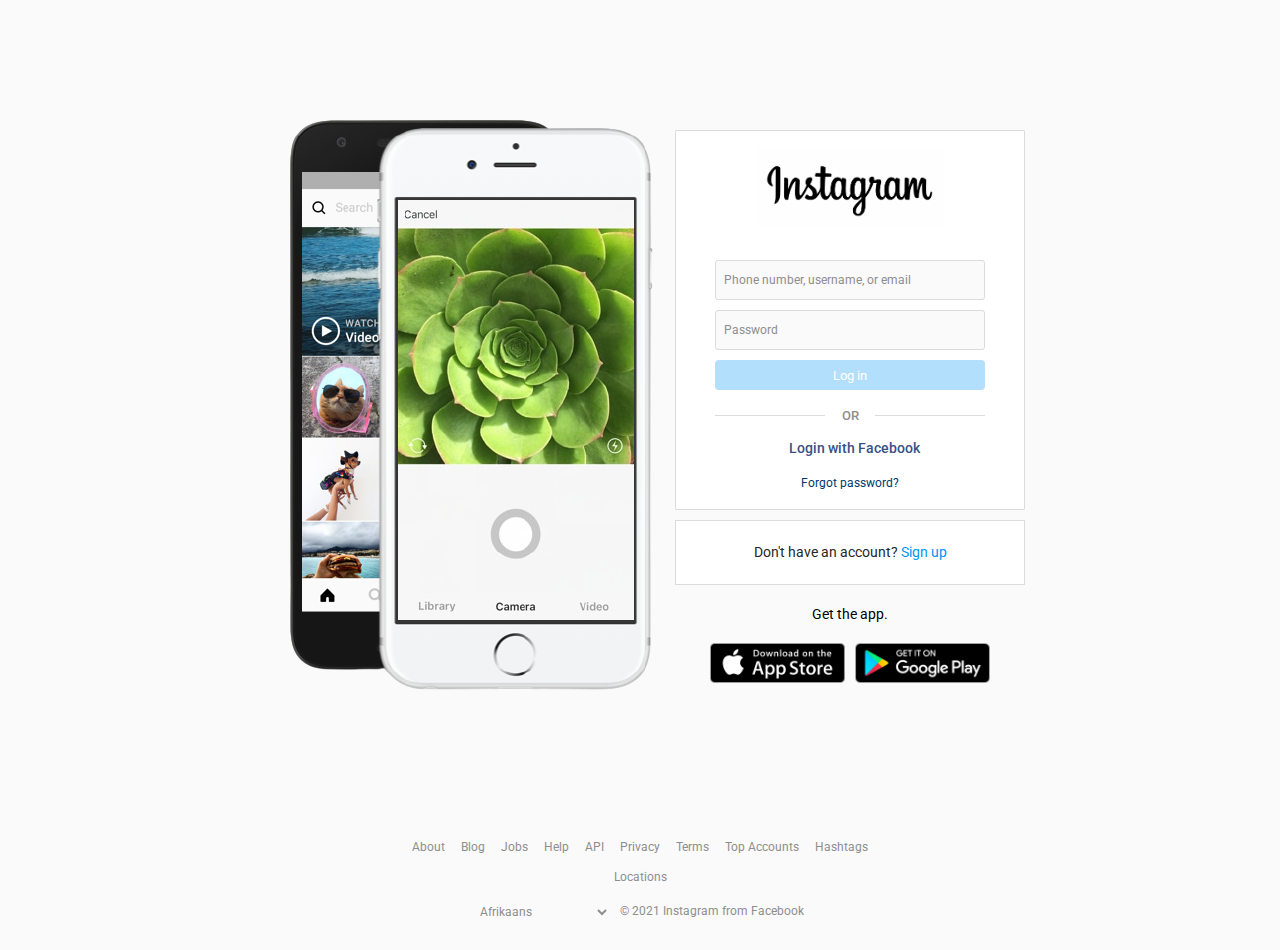
<file: index.html>
<!DOCTYPE html>
<html lang="en">
  <head>
    <meta charset="UTF-8" />
    <meta http-equiv="X-UA-Compatible" content="IE=edge" />
    <meta name="viewport" content="width=device-width, initial-scale=1.0" />
    <title>Instagram</title>
    <link rel="icon" type="image/png" href="logo.png" />
    <link
      rel="stylesheet"
      href="https://fonts.googleapis.com/css?family=Lobster"
    />
    <link
      rel="stylesheet"
      href="https://pro.fontawesome.com/releases/v5.10.0/css/all.css"
      integrity="sha384-AYmEC3Yw5cVb3ZcuHtOA93w35dYTsvhLPVnYs9eStHfGJvOvKxVfELGroGkvsg+p"
      crossorigin="anonymous"
    />
    <link rel="stylesheet" href="style.css" />
  </head>

  <body>
    <div class="container">
      <div class="col image">
        <img src="image.png" alt="instagram" id="image" />
      </div>

      <div class="col content">
        <div class="box">
          <div class="title">
            <img src="logoname.png" alt="" />
          </div>
          <form class="login-form">
            <div class="form-content">
              <input type="text" name="uname" required />
              <label for="uname">Phone number, username, or email</label>
            </div>
            <div class="form-content">
              <input type="password" name="password" required />
              <label for="password">Password</label>
            </div>
            <div class="form-content">
              <button type="submit">Log in</button>
            </div>
            <div class="form-ending">
              <center>
                <p id="OR">OR</p>
                <span id="line"></span>
              </center>
              <p id="facebook">
                <i class="fab fa-facebook-square"></i>Login with Facebook
              </p>
              <a href="Reset_Password.html">Forgot password?</a>
            </div>
          </form>
        </div>
        <div class="mini-box">
          <div class="text">
            Don't have an account? <a href="signup.html">Sign up</a>
          </div>
        </div>
        <div class="download-section">
          <p>Get the app.</p>
          <div class="images">
            <img src="appstore.png" alt="as" />
            <img src="playstore.png" alt="ps" />
          </div>
        </div>
      </div>
      <!--end of content-->
    </div>
    <footer>
      <ul>
        <li>About</li>
        <li>Blog</li>
        <li>Jobs</li>
        <li>Help</li>
        <li>API</li>
        <li>Privacy</li>
        <li>Terms</li>
        <li>Top Accounts</li>
        <li>Hashtags</li>
        <li>Locations</li>
      </ul>
      <div class="copyright">
        <select aria-label="Switch Display Language">
          <option value="af">Afrikaans</option>
          <option value="cs">Čeština</option>
          <option value="da">Dansk</option>
          <option value="de">Deutsch</option>
          <option value="el">Ελληνικά</option>
          <option value="en">English</option>
          <option value="en-gb">English (UK)</option>
          <option value="es">Español (España)</option>
          <option value="es-la">Español</option>
          <option value="fi">Suomi</option>
          <option value="fr">Français</option>
          <option value="id">Bahasa Indonesia</option>
          <option value="it">Italiano</option>
          <option value="ja">日本語</option>
          <option value="ko">한국어</option>
          <option value="ms">Bahasa Melayu</option>
          <option value="nb">Norsk</option>
          <option value="nl">Nederlands</option>
          <option value="pl">Polski</option>
          <option value="pt-br">Português (Brasil)</option>
          <option value="pt">Português (Portugal)</option>
          <option value="ru">Русский</option>
          <option value="sv">Svenska</option>
          <option value="th">ภาษาไทย</option>
          <option value="tl">Filipino</option>
          <option value="tr">Türkçe</option>
          <option value="zh-cn">中文(简体)</option>
          <option value="zh-tw">中文(台灣)</option>
          <option value="bn">বাংলা</option>
          <option value="gu">ગુજરાતી</option>
          <option value="hi">हिन्दी</option>
          <option value="hr">Hrvatski</option>
          <option value="hu">Magyar</option>
          <option value="kn">ಕನ್ನಡ</option>
          <option value="ml">മലയാളം</option>
          <option value="mr">मराठी</option>
          <option value="ne">नेपाली</option>
          <option value="pa">ਪੰਜਾਬੀ</option>
          <option value="si">සිංහල</option>
          <option value="sk">Slovenčina</option>
          <option value="ta">தமிழ்</option>
          <option value="te">తెలుగు</option>
          <option value="vi">Tiếng Việt</option>
          <option value="zh-hk">中文(香港)</option>
          <option value="bg">Български</option>
          <option value="fr-ca">Français (Canada)</option>
          <option value="ro">Română</option>
          <option value="sr">Српски</option>
          <option value="uk">Українська</option>
        </select>
        <span> &copy 2021 Instagram from Facebook </span>
      </div>
    </footer>
  </body>
</html>
</file>
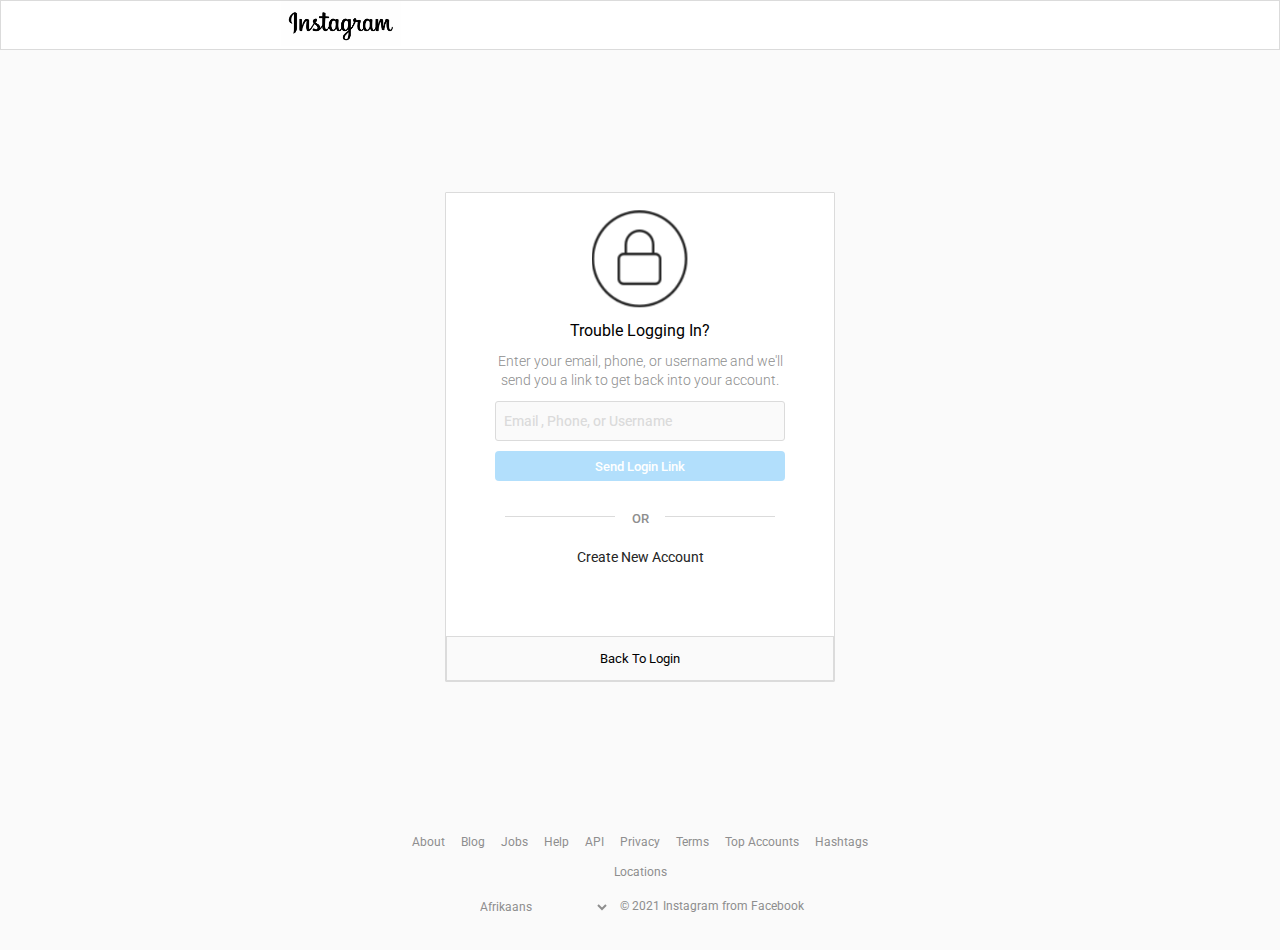
<file: Reset_Password.html>
<!DOCTYPE html>
<html lang="en">
  <head>
    <meta charset="UTF-8" />
    <meta http-equiv="X-UA-Compatible" content="IE=edge" />
    <meta name="viewport" content="width=device-width, initial-scale=1.0" />
    <title>Reset Password • Instagram</title>
    <link rel="icon" type="image/png" href="logo.png" />
    <link
      rel="stylesheet"
      href="https://fonts.googleapis.com/css?family=Lobster"
    />
    <link
      rel="stylesheet"
      href="https://pro.fontawesome.com/releases/v5.10.0/css/all.css"
      integrity="sha384-AYmEC3Yw5cVb3ZcuHtOA93w35dYTsvhLPVnYs9eStHfGJvOvKxVfELGroGkvsg+p"
      crossorigin="anonymous"
    />
    <link rel="stylesheet" href="style2.css" />
  </head>
  <body>
    <nav class="navbar">
      <a href="index.html">
        <img src="logoname.png" alt="" />
      </a>
    </nav>
    <div class="container">
      <div class="content">
        <div class="box">
          <div class="lock">
            <img src="lock.png" alt="LOCK" />
          </div>
          <div class="text1">
            <p>Trouble Logging In?</p>
          </div>
          <div class="text2">
            <p>Enter your email, phone, or username and we'll</p>
          </div>

          <div class="text3">
            <p>send you a link to get back into your account.</p>
          </div>

          <form class="form">
            <div class="form-content">
              <input type="text" name="uname" required />
              <label for="uname">Email , Phone, or Username</label>
            </div>

            <div class="form-content">
              <button type="submit">Send Login Link</button>
            </div>

            <div class="form-ending">
              <center>
                <p id="OR">OR</p>
                <span id="line"></span>
              </center>
              <div class="text4">
                <a href="signup.html">Create New Account</a>
              </div>
            </div>
          </form>

          <div class="last-button">
            <a href="index.html">
              <button type="button">Back To Login</button>
            </a>
          </div>
        </div>
      </div>
    </div>
    <footer>
      <ul>
        <li>About</li>
        <li>Blog</li>
        <li>Jobs</li>
        <li>Help</li>
        <li>API</li>
        <li>Privacy</li>
        <li>Terms</li>
        <li>Top Accounts</li>
        <li>Hashtags</li>
        <li>Locations</li>
      </ul>
      <div class="copyright">
        <select aria-label="Switch Display Language">
          <option value="af">Afrikaans</option>
          <option value="cs">Čeština</option>
          <option value="da">Dansk</option>
          <option value="de">Deutsch</option>
          <option value="el">Ελληνικά</option>
          <option value="en">English</option>
          <option value="en-gb">English (UK)</option>
          <option value="es">Español (España)</option>
          <option value="es-la">Español</option>
          <option value="fi">Suomi</option>
          <option value="fr">Français</option>
          <option value="id">Bahasa Indonesia</option>
          <option value="it">Italiano</option>
          <option value="ja">日本語</option>
          <option value="ko">한국어</option>
          <option value="ms">Bahasa Melayu</option>
          <option value="nb">Norsk</option>
          <option value="nl">Nederlands</option>
          <option value="pl">Polski</option>
          <option value="pt-br">Português (Brasil)</option>
          <option value="pt">Português (Portugal)</option>
          <option value="ru">Русский</option>
          <option value="sv">Svenska</option>
          <option value="th">ภาษาไทย</option>
          <option value="tl">Filipino</option>
          <option value="tr">Türkçe</option>
          <option value="zh-cn">中文(简体)</option>
          <option value="zh-tw">中文(台灣)</option>
          <option value="bn">বাংলা</option>
          <option value="gu">ગુજરાતી</option>
          <option value="hi">हिन्दी</option>
          <option value="hr">Hrvatski</option>
          <option value="hu">Magyar</option>
          <option value="kn">ಕನ್ನಡ</option>
          <option value="ml">മലയാളം</option>
          <option value="mr">मराठी</option>
          <option value="ne">नेपाली</option>
          <option value="pa">ਪੰਜਾਬੀ</option>
          <option value="si">සිංහල</option>
          <option value="sk">Slovenčina</option>
          <option value="ta">தமிழ்</option>
          <option value="te">తెలుగు</option>
          <option value="vi">Tiếng Việt</option>
          <option value="zh-hk">中文(香港)</option>
          <option value="bg">Български</option>
          <option value="fr-ca">Français (Canada)</option>
          <option value="ro">Română</option>
          <option value="sr">Српски</option>
          <option value="uk">Українська</option>
        </select>
        <span> &copy 2021 Instagram from Facebook </span>
      </div>
    </footer>
  </body>
</html>
</file>
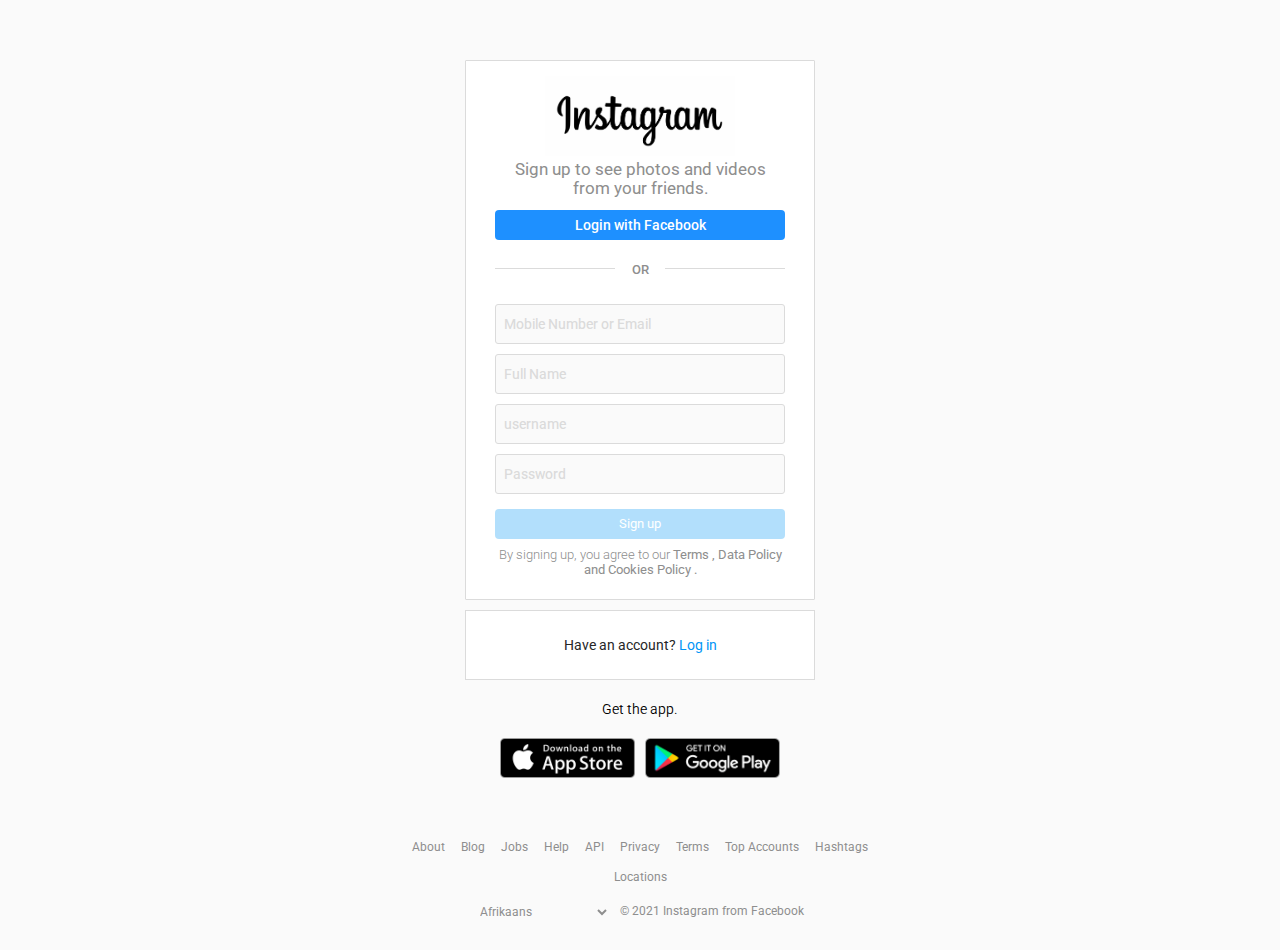
<file: signup.html>
<!DOCTYPE html>
<html lang="en">
  <head>
    <meta charset="UTF-8" />
    <meta http-equiv="X-UA-Compatible" content="IE=edge" />
    <meta name="viewport" content="width=device-width, initial-scale=1.0" />
    <title>Login • Instagram</title>
    <link rel="icon" type="image/png" href="logo.png" />
    <link
      rel="stylesheet"
      href="https://fonts.googleapis.com/css?family=Lobster"
    />
    <link
      rel="stylesheet"
      href="https://pro.fontawesome.com/releases/v5.10.0/css/all.css"
      integrity="sha384-AYmEC3Yw5cVb3ZcuHtOA93w35dYTsvhLPVnYs9eStHfGJvOvKxVfELGroGkvsg+p"
      crossorigin="anonymous"
    />
    <link rel="stylesheet" href="style3.css" />
  </head>
  <body>
    <div class="container">
      <div class="content">
        <div class="box">
          <div class="title">
            <img src="logoname.png" alt="" />
          </div>
          <div class="text1">
            <p>Sign up to see photos and videos</p>
          </div>
          <div class="text2">
            <p>from your friends.</p>
          </div>

          <div class="facebook-button">
            <button type="button">
              <i class="fab fa-facebook-square"></i> Login with Facebook
            </button>
          </div>

          <div class="form-divider">
            <center>
              <p id="OR">OR</p>
              <span id="line"></span>
            </center>
          </div>

          <form class="form">
            <div class="form-content">
              <input type="text" name="email" required />
              <label for="email">Mobile Number or Email </label>
            </div>
            <div class="form-content">
              <input type="text" name="name" required />
              <label for="name">Full Name </label>
            </div>
            <div class="form-content">
              <input type="text" name="uname" required />
              <label for="uname">username </label>
            </div>
            <div class="form-content">
              <input type="password" name="password" required />
              <label for="password">Password</label>
            </div>

            <div class="form-content">
              <button type="submit">Sign up</button>
            </div>

            <div class="text3">
              <p class=>
                By signing up, you agree to our<span id="bold">
                  Terms , Data Policy and Cookies Policy .</span>
                
              </p>
            </div>
          </form>
        </div>

        <div class="mini-box">
          <div class="text">
            Have an account? <a href="index.html">Log in</a>
          </div>
        </div>

        <div class="download-section">
          <p>Get the app.</p>
          <div class="images">
            <img src="appstore.png" alt="as" />
            <img src="playstore.png" alt="ps" />
          </div>
        </div>
      </div>
    </div>
    <footer>
      <ul>
        <li>About</li>
        <li>Blog</li>
        <li>Jobs</li>
        <li>Help</li>
        <li>API</li>
        <li>Privacy</li>
        <li>Terms</li>
        <li>Top Accounts</li>
        <li>Hashtags</li>
        <li>Locations</li>
      </ul>
      <div class="copyright">
        <select aria-label="Switch Display Language">
          <option value="af">Afrikaans</option>
          <option value="cs">Čeština</option>
          <option value="da">Dansk</option>
          <option value="de">Deutsch</option>
          <option value="el">Ελληνικά</option>
          <option value="en">English</option>
          <option value="en-gb">English (UK)</option>
          <option value="es">Español (España)</option>
          <option value="es-la">Español</option>
          <option value="fi">Suomi</option>
          <option value="fr">Français</option>
          <option value="id">Bahasa Indonesia</option>
          <option value="it">Italiano</option>
          <option value="ja">日本語</option>
          <option value="ko">한국어</option>
          <option value="ms">Bahasa Melayu</option>
          <option value="nb">Norsk</option>
          <option value="nl">Nederlands</option>
          <option value="pl">Polski</option>
          <option value="pt-br">Português (Brasil)</option>
          <option value="pt">Português (Portugal)</option>
          <option value="ru">Русский</option>
          <option value="sv">Svenska</option>
          <option value="th">ภาษาไทย</option>
          <option value="tl">Filipino</option>
          <option value="tr">Türkçe</option>
          <option value="zh-cn">中文(简体)</option>
          <option value="zh-tw">中文(台灣)</option>
          <option value="bn">বাংলা</option>
          <option value="gu">ગુજરાતી</option>
          <option value="hi">हिन्दी</option>
          <option value="hr">Hrvatski</option>
          <option value="hu">Magyar</option>
          <option value="kn">ಕನ್ನಡ</option>
          <option value="ml">മലയാളം</option>
          <option value="mr">मराठी</option>
          <option value="ne">नेपाली</option>
          <option value="pa">ਪੰਜਾਬੀ</option>
          <option value="si">සිංහල</option>
          <option value="sk">Slovenčina</option>
          <option value="ta">தமிழ்</option>
          <option value="te">తెలుగు</option>
          <option value="vi">Tiếng Việt</option>
          <option value="zh-hk">中文(香港)</option>
          <option value="bg">Български</option>
          <option value="fr-ca">Français (Canada)</option>
          <option value="ro">Română</option>
          <option value="sr">Српски</option>
          <option value="uk">Українська</option>
        </select>
        <span> &copy 2021 Instagram from Facebook </span>
      </div>
    </footer>
  </body>
</html>
</file>
<file: style.css>
@import url("https://fonts.googleapis.com/css2?family=Roboto:wght@100;300;400;500&display=swap");
* {
  margin: 0;
  padding: 0;
  box-sizing: border-box;
  font-family: "Roboto", sans-serif;
}
body {
  background: rgba(250, 250, 250, 1);
  overflow-x: hidden;
}
.box {
  position: relative;
  width: 300px;
  height: 300px;
  border: 2px solid red;
}

.container {
  display: flex;
  justify-content: center;
  align-items: center;
  min-height: 90vh;
}
.container .col .box {
  width: 350px;
  height: 380px;
  border: 1px solid rgba(219, 219, 219, 1);
  background: white;
  border-radius: 1px;
  margin: 0 0 10px;
  padding: 10px 0;
  z-index: 2;
}
.container .col .box .title {
  position: relative;
  top: 5px;
  text-align: center;
}
.container .col.content {
  position: relative;
  top: 12px;
}
.container .col .box .title img {
  width: 190px;
  height: 80px;
}
.container .col .box .login-form {
  position: relative;
  height: 260px;
  display: flex;
  justify-content: center;
  align-items: center;
  flex-direction: column;
}
.container .col .box .login-form .form-content {
  position: relative;
  margin: 5px 0;
  top: 22px;
}
.container .col .box .login-form label {
  position: absolute;
  top: 50%;
  transform: translateY(-50%);
  left: 9px;
  font-size: 12px;
  color: rgba(142, 142, 142, 1);
  pointer-events: none;
  order: -1;
  transition: 0.3s ease;
}
.container .col .box .login-form input {
  background: transparent;
  width: 270px;
  height: 40px;
  background: rgba(250, 250, 250, 1);
  border: 1px solid rgba(219, 219, 219, 1);
  border-radius: 3px;
  padding: 9px 0 7px 8px;
  font-size: 14px;
  transition: 0.3s ease;
}
.container .col .box .login-form input:valid {
  padding-bottom: 0;
}
.container .col .box .login-form input:valid + label {
  transform: translateY(-16px);
  font-size: 10px;
}
.container .col .box .login-form button {
  width: 270px;
  height: 30px;
  border: none;
  outline: none;
  border-radius: 4px;
  background-color: rgba(0, 149, 246, 0.3);
  color: white;
}

.container .col .box .login-form .form-ending {
  position: relative;
  width: 270px;
  margin-top: 20px;
  text-align: center;
}
.container .col .box .login-form .form-ending #OR {
  color: rgba(142, 142, 142, 1);
  background: white;
  text-align: center;
  width: 50px;
  margin: 15px 0;
  font-size: 13px;
  font-weight: 500;
  line-height: 15px;
  z-index: 3;
  position: relative;
  display: block;
}
.container .col .box .login-form .form-ending #line {
  z-index: 1;
  position: absolute;
  left: 50%;
  transform: translateX(-50%);
  top: 22px;
  width: 270px;
  height: 1px;
  background: rgba(219, 219, 219, 1);
}
.container .col .box .login-form .form-ending p#facebook {
  color: #385185;
  cursor: pointer;
  font-size: 14px;
  font-weight: 500;
  margin-top: 15px;
}
.container .col .box .login-form .form-ending p#facebook i {
  margin-right: 8px;
  font-size: 16px;
  position: relative;
  top: 1px;
}
.container .col .box .login-form .form-ending a {
  position: relative;
  top: 15px;
  text-decoration: none;
  color: rgba(0, 55, 107, 1);
  font-size: 12px;
  line-height: 14px;
  text-align: center;
}
/* mini box  */
.container .col .mini-box {
  width: 350px;
  height: 65px;
  background: white;
  border: 1px solid rgba(219, 219, 219, 1);
  display: flex;
  justify-content: center;
  align-items: center;
}
.container .col .mini-box .text {
  font-size: 14px;
  color: rgba(38, 38, 38, 1);
}
.container .col .mini-box .text a {
  text-decoration: none;
  color: #0095f6;
  font-weight: 400;
}
.container .col .download-section {
  margin-top: 20px;
  width: 350px;
  height: 100px;
  text-align: center;
}
.container .col .download-section p {
  font-size: 14px;
  line-height: 18px;
}
.container .col .download-section .images {
  margin-top: 20px;
  display: flex;
  justify-content: center;
  gap: 10px;
}
.container .col .download-section .images img {
  width: 135px;
  height: 40px;
}
footer {
  padding: 30px 20px;
}
footer ul {
  display: flex;
  justify-content: center;
  flex-wrap: wrap;
  gap: 16px;
  width: 40%;
  margin: 0 auto 20px;
}
footer ul li {
  font-size: 12px;
  line-height: 14px;
  list-style: none;
  color: rgba(142, 142, 142, 1);
  cursor: pointer;
}
footer .copyright {
  display: flex;
  justify-content: center;
  gap: 10px;
}
footer .copyright select {
  font-size: 12px;
  background: none;
  color: rgba(142, 142, 142, 1);
  border: none;
  cursor: pointer;
}
footer .copyright select option {
  width: 50px;
}
footer .copyright span {
  font-size: 12px;
  line-height: 14px;
  color: rgba(142, 142, 142, 1);
}

@media (max-width: 900px) {
  footer ul {
    width: 100%;
  }
}
@media (max-width: 850px) {
  #image {
    display: none;
  }
}

@media (max-width: 440px) {
  .container {
    min-height: 80vh;
  }
  .container .col .box,
  .container .col .mini-box {
    border: none;
    background-color: transparent;
  }
}
</file>
<file: style2.css>
@import url("https://fonts.googleapis.com/css2?family=Roboto:wght@100;300;400;500&display=swap");
* {
  margin: 0;
  padding: 0;
  box-sizing: border-box;
  font-family: "Roboto", sans-serif;
}
body {
  background: rgba(250, 250, 250, 1);
  overflow-x: hidden;
}

.navbar {
  position: fixed;
  margin: 0;
  padding: 0;
  border: 1px solid rgba(219, 219, 219, 1);
  width: 100%;
  height: 50px;
  z-index: 4;
  background: white;
}

.navbar img {
  width: 120px;
  height: 45px;
  position: absolute;
  left: 280px;
  background: white;
}
.container {
  display: flex;
  justify-content: center;
  align-items: center;
  min-height: 90vh;
}

.container .box {
  position: relative;
  top: 25px;
  width: 390px;
  height: 490px;
  border: 1px solid rgba(219, 219, 219, 1);
  background: white;
  border-radius: 1px;
  margin: 0 0 10px;
  padding: 10px 0;
  z-index: 2;
}

.container .content .box .lock {
  position: relative;
  top: 5px;
  text-align: center;
}
.container .content .box .lock img {
  position: relative;
  top: -5px;
  width: 145px;
  height: 110px;
}

.container .content .box .text1 {
  text-align: center;
  position: relative;
  top: 4px;
  font-weight: 400;
}

.container .content .box .text2 {
  text-align: center;
  position: relative;
  top: 17px;
  color: rgba(142, 142, 142, 142);
  font-size: 14px;
  font-weight: 300;
}

.container .content .box .text3 {
  text-align: center;
  position: relative;
  top: 20px;
  color: rgba(142, 142, 142, 142);
  font-size: 14px;
  font-weight: 300;
}

.container .content {
  position: relative;
  top: 12px;
}

.container .content .box .form {
  position: relative;
  top: -37px;
  height: 260px;
  display: flex;
  justify-content: center;
  align-items: center;
  flex-direction: column;
}
.container .content .box .form .form-content {
  position: relative;
  margin: 5px 0;
  top: 22px;
}

.container .content .box .form label {
  position: absolute;
  top: 50%;
  transform: translateY(-50%);
  left: 9px;
  font-size: 14px;
  font-weight: 450;
  color: #dbdbdb;
  pointer-events: none;
  order: -1;
  transition: 0.3s ease;
}

.container .content .box .form input {
  background: transparent;
  width: 290px;
  height: 40px;
  background: rgba(250, 250, 250, 1);
  border: 1px solid rgba(219, 219, 219, 1);
  border-radius: 3px;
  padding: 9px 0 7px 8px;
  font-size: 14px;
  transition: 0.3s ease;
}

.container .content .box .form input:focus {
  border: 1px solid rgba(150, 150, 150, 1);
  outline: none;
}

.container .content .box .form input:valid {
  padding-bottom: 0;
}
.container .content .box .form input:valid + label {
  transform: translateY(-16px);
  font-size: 10px;
}

.container .content .box .form button {
  width: 290px;
  height: 30px;
  border: none;
  outline: none;
  border-radius: 4px;
  background-color: rgba(0, 149, 246, 0.3);
  color: white;
  font-weight: 500;
}

.container .content .box .form .form-ending {
  position: relative;
  width: 270px;
  margin-top: 20px;
  text-align: center;
}

.container .content .box .form .form-ending #OR {
  color: rgba(142, 142, 142, 1);
  background: white;
  text-align: center;
  width: 50px;
  margin: 15px 0;
  font-size: 13px;
  font-weight: 500;
  line-height: 15px;
  z-index: 3;
  position: relative;
  top: 12px;
  display: block;
}
.container .content .box .form .form-ending #line {
  z-index: 1;
  position: absolute;
  left: 50%;
  transform: translateX(-50%);
  top: 32px;
  width: 270px;
  height: 1px;
  background: rgba(219, 219, 219, 1);
}

.container .content .box .form .form-ending .text4 a {
  position: relative;
  top: 18px;
  color: rgb(38, 38, 38);
  text-decoration: none;
  font-size: 14px;
  font-weight: 410;
}

.container .content .box .last-button button {
  position: relative;
  top: 8px;
  width: 100%;
  height: 45px;
  border: 1px solid rgba(219, 219, 219, 1);
  cursor: pointer;
  background: rgba(250, 250, 250, 1);
}

footer {
  padding: 30px 20px;
  position: relative;
  top: -5px;
}
footer ul {
  display: flex;
  justify-content: center;
  flex-wrap: wrap;
  gap: 16px;
  width: 40%;
  margin: 0 auto 20px;
}
footer ul li {
  font-size: 12px;
  line-height: 14px;
  list-style: none;
  color: rgba(142, 142, 142, 1);
  cursor: pointer;
}
footer .copyright {
  display: flex;
  justify-content: center;
  gap: 10px;
}
footer .copyright select {
  font-size: 12px;
  background: none;
  color: rgba(142, 142, 142, 1);
  border: none;
  cursor: pointer;
}
footer .copyright select option {
  width: 50px;
}
footer .copyright span {
  font-size: 12px;
  line-height: 14px;
  color: rgba(142, 142, 142, 1);
}

@media (max-width: 900px) {
  footer ul {
    width: 100%;
  }
}
@media (max-width: 850px) {
  #image {
    display: none;
  }
}

@media (max-width: 440px) {
  .container {
    min-height: 80vh;
  }
  .container .col .box,
  .container .col .mini-box {
    border: none;
    background-color: transparent;
  }
}
</file>
<file: style3.css>
@import url("https://fonts.googleapis.com/css2?family=Roboto:wght@100;300;400;500&display=swap");
* {
  margin: 0;
  padding: 0;
  box-sizing: border-box;
  font-family: "Roboto", sans-serif;
}
body {
  background: rgba(250, 250, 250, 1);
  overflow-x: hidden;
}

.container {
  display: flex;
  justify-content: center;
  align-items: center;
  min-height: 90vh;
}
.container .box {
  position: relative;
  top: 25px;
  width: 350px;
  height: 540px;
  border: 1px solid rgba(219, 219, 219, 1);
  background: white;
  border-radius: 1px;
  margin: 0 0 10px;
  padding: 10px 0;
  z-index: 2;
}

.container .content .box .title {
  position: relative;
  top: 5px;
  text-align: center;
}
.container .content {
  position: relative;
  top: 12px;
}
.container .content .box .title img {
  width: 190px;
  height: 80px;
}

.container .content .box .text1 {
  text-align: center;
  position: relative;
  top: 4px;
  color: rgba(142, 142, 142, 142);
  font-weight: 405;
  font-size: 17px;
}

.container .content .box .text2 {
  text-align: center;
  position: relative;
  top: 3px;
  color: rgba(142, 142, 142, 142);
  font-weight: 405;
  font-size: 17px;
}

.container .content .box .facebook-button {
  text-align: center;
  margin-top: 15px;
}
.container .content .box .facebook-button button {
  width: 290px;
  height: 30px;
  border: none;
  outline: none;
  border-radius: 4px;
  background-color: DodgerBlue;
  color: white;
  position: relative;
  cursor: pointer;
  font-size: 14px;
  font-weight: 500;
}

.container .content .box .form-divider {
  position: relative;
}

.container .content .box .form-divider #OR {
  color: rgba(142, 142, 142, 1);
  background: white;
  text-align: center;
  width: 50px;
  margin: 15px 0;
  font-size: 13px;
  font-weight: 500;
  line-height: 15px;
  z-index: 3;
  position: relative;
  top: 7px;
  display: block;
}
.container .content .box .form-divider #line {
  z-index: 1;
  position: absolute;
  top: 13px;
  left: 50%;
  transform: translateX(-50%);
  width: 290px;
  height: 1px;
  background: rgba(219, 219, 219, 1);
}

.container .content {
  position: relative;
  top: 12px;
}

.container .content .box .form {
  position: relative;
  top: -3px;
  height: 260px;
  display: flex;
  justify-content: center;
  align-items: center;
  flex-direction: column;
}
.container .content .box .form .form-content {
  position: relative;
  margin: 5px 0;
  top: 22px;
}

.container .content .box .form label {
  position: absolute;
  top: 50%;
  transform: translateY(-50%);
  left: 9px;
  font-size: 14px;
  font-weight: 450;
  color: #dbdbdb;
  pointer-events: none;
  order: -1;
  transition: 0.3s ease;
}

.container .content .box .form input {
  background: transparent;
  width: 290px;
  height: 40px;
  background: rgba(250, 250, 250, 1);
  border: 1px solid rgba(219, 219, 219, 1);
  border-radius: 3px;
  padding: 9px 0 7px 8px;
  font-size: 14px;
  transition: 0.3s ease;
}

.container .content .box .form input:focus {
  border: 1px solid rgba(150, 150, 150, 1);
  outline: none;
}

.container .content .box .form input:valid {
  padding-bottom: 0;
}
.container .content .box .form input:valid + label {
  transform: translateY(-16px);
  font-size: 10px;
}

.container .content .box .form button {
  position: relative;
  top: 5px;
  width: 290px;
  height: 30px;
  border: none;
  outline: none;
  border-radius: 4px;
  background-color: rgba(0, 149, 246, 0.3);
  color: white;
}

.container .content .box .form .text3 {
  text-align: center;
  position: relative;
  top: 30px;
  color: rgba(142, 142, 142, 142);
  font-weight: 300;
  font-size: 13px;
  padding: 0 6%;
}

.container .content .box .form .text3 #bold {
  font-weight: 405;
}

.container .content .mini-box {
  position: relative;
  top: 25px;
  width: 350px;
  height: 70px;
  background: white;
  border: 1px solid rgba(219, 219, 219, 1);
  display: flex;
  justify-content: center;
  align-items: center;
}

.container .content .mini-box .text {
  font-size: 14px;
  color: rgba(38, 38, 38, 1);
}
.container .content .mini-box .text a {
  text-decoration: none;
  color: #0095f6;
  font-weight: 400;
}

.container .content .download-section {
  margin-top: 45px;
  width: 350px;
  height: 100px;
  text-align: center;
}
.container .content .download-section p {
  font-size: 14px;
  line-height: 18px;
  font-weight: 350;
}
.container .content .download-section .images {
  margin-top: 20px;
  display: flex;
  justify-content: center;
  gap: 10px;
}
.container .content .download-section .images img {
  width: 135px;
  height: 40px;
}
footer {
  padding: 30px 20px;
}
footer ul {
  display: flex;
  justify-content: center;
  flex-wrap: wrap;
  gap: 16px;
  width: 40%;
  margin: 0 auto 20px;
}
footer ul li {
  font-size: 12px;
  line-height: 14px;
  list-style: none;
  color: rgba(142, 142, 142, 1);
  cursor: pointer;
}
footer .copyright {
  display: flex;
  justify-content: center;
  gap: 10px;
}
footer .copyright select {
  font-size: 12px;
  background: none;
  color: rgba(142, 142, 142, 1);
  border: none;
  cursor: pointer;
}
footer .copyright select option {
  width: 50px;
}
footer .copyright span {
  font-size: 12px;
  line-height: 14px;
  color: rgba(142, 142, 142, 1);
}

@media (max-width: 900px) {
  footer ul {
    width: 100%;
  }
}
@media (max-width: 850px) {
  #image {
    display: none;
  }
}

@media (max-width: 440px) {
  .container {
    min-height: 80vh;
  }
  .container .content .box,
  .container .content .mini-box {
    border: none;
    background-color: transparent;
  }
}
</file>
